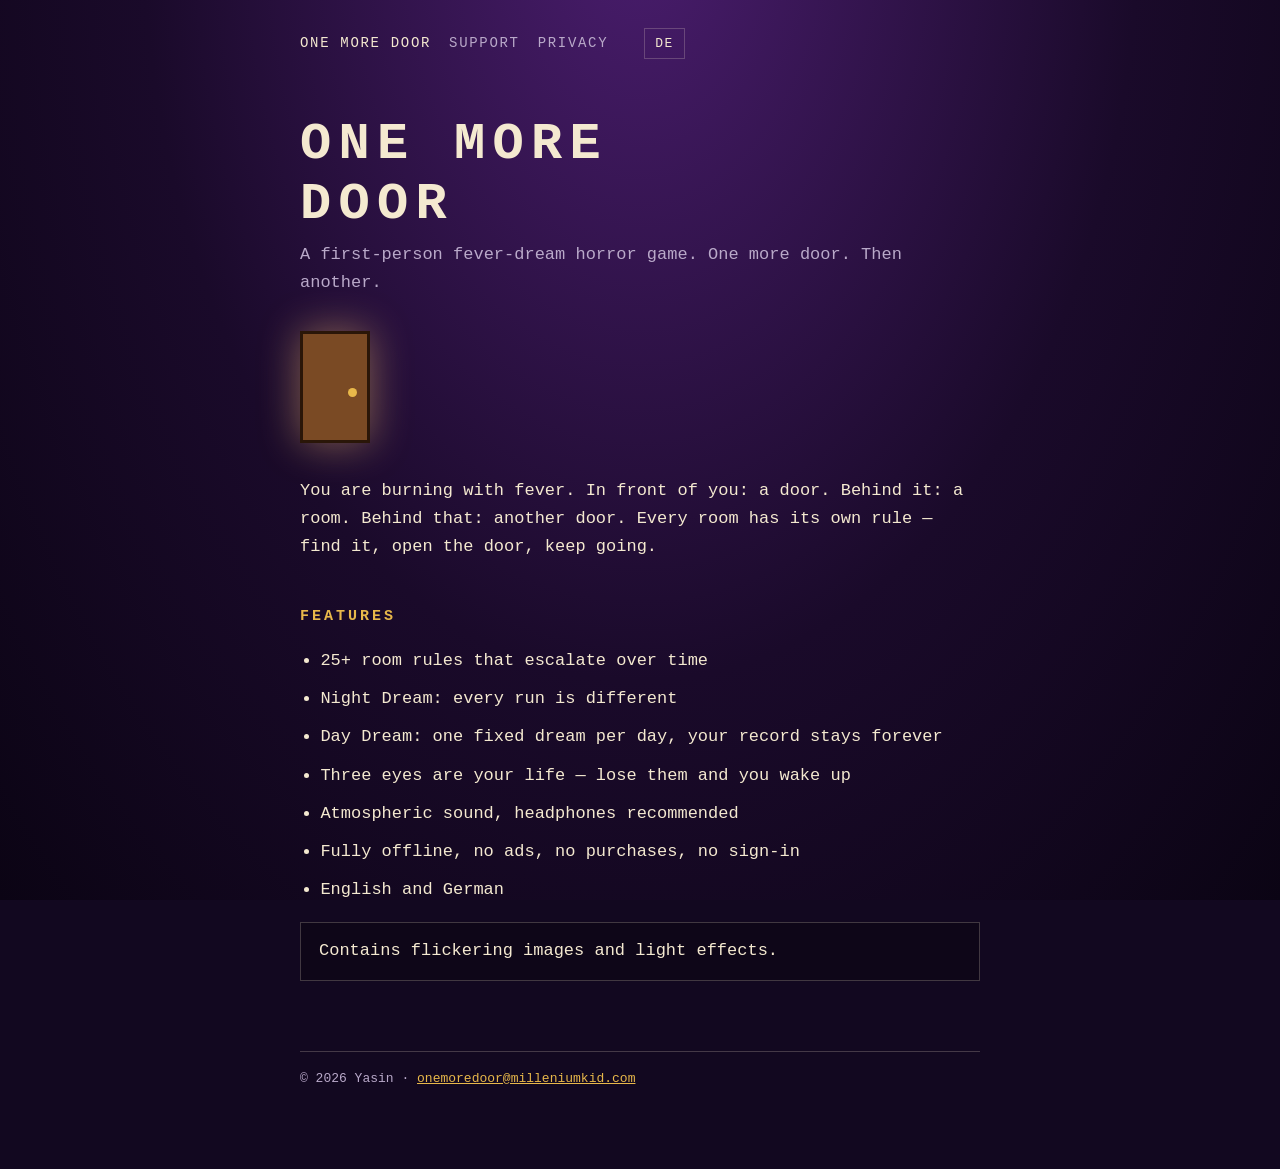
<file: index.html>
<!doctype html>
<html lang="en">
<head>
<meta charset="utf-8">
<meta name="viewport" content="width=device-width,initial-scale=1">
<title>One More Door</title>
<meta name="description" content="One More Door – a first-person fever-dream horror game. Ein Fiebertraum-Horrorspiel.">
<link rel="stylesheet" href="style.css">
</head>
<body><main>
<nav>
  <a href="index.html" class="on">ONE MORE DOOR</a>
  <a href="support.html"><span data-l="de">SUPPORT</span><span data-l="en">SUPPORT</span></a>
  <a href="privacy.html"><span data-l="de">DATENSCHUTZ</span><span data-l="en">PRIVACY</span></a>
  <span></span><button id="lang">DE</button>
</nav>

<h1>ONE MORE<br>DOOR</h1>
<p class="sub"><span data-l="en">A first-person fever-dream horror game. One more door. Then another.</span><span data-l="de">Ein Fiebertraum-Horrorspiel in der Ego-Perspektive. Noch eine Tür. Dann noch eine.</span></p>
<div class="door"></div>
<p data-l="en">You are burning with fever. In front of you: a door. Behind it: a room. Behind that: another door. Every room has its own rule — find it, open the door, keep going.</p>
<p data-l="de">Du liegst im Fieber. Vor dir: eine Tür. Dahinter: ein Raum. Dahinter: noch eine Tür. Jeder Raum hat seine eigene Regel — finde sie, öffne die Tür, geh weiter.</p>
<h2><span data-l="en">FEATURES</span><span data-l="de">DAS SPIEL</span></h2>
<ul data-l="en"><li>25+ room rules that escalate over time</li><li>Night Dream: every run is different</li><li>Day Dream: one fixed dream per day, your record stays forever</li><li>Three eyes are your life — lose them and you wake up</li><li>Atmospheric sound, headphones recommended</li><li>Fully offline, no ads, no purchases, no sign-in</li><li>English and German</li></ul>
<ul data-l="de"><li>Über 25 Raum-Regeln, die sich mit der Zeit steigern</li><li>Nachttraum: jeder Lauf ist anders</li><li>Tagestraum: ein fester Traum pro Tag, dein Rekord bleibt für immer</li><li>Drei Augen sind dein Leben — verlierst du sie, wachst du auf</li><li>Atmosphärischer Ton, Kopfhörer empfohlen</li><li>Komplett offline, keine Werbung, keine Käufe, keine Anmeldung</li><li>Deutsch und Englisch</li></ul>
<div class="box"><span data-l="en">Contains flickering images and light effects.</span><span data-l="de">Enthält flackernde Bilder und Lichteffekte.</span></div>

<footer>© 2026 Yasin · <a href="mailto:onemoredoor@milleniumkid.com">onemoredoor@milleniumkid.com</a></footer>
</main><script src="script.js"></script></body></html>
</file>
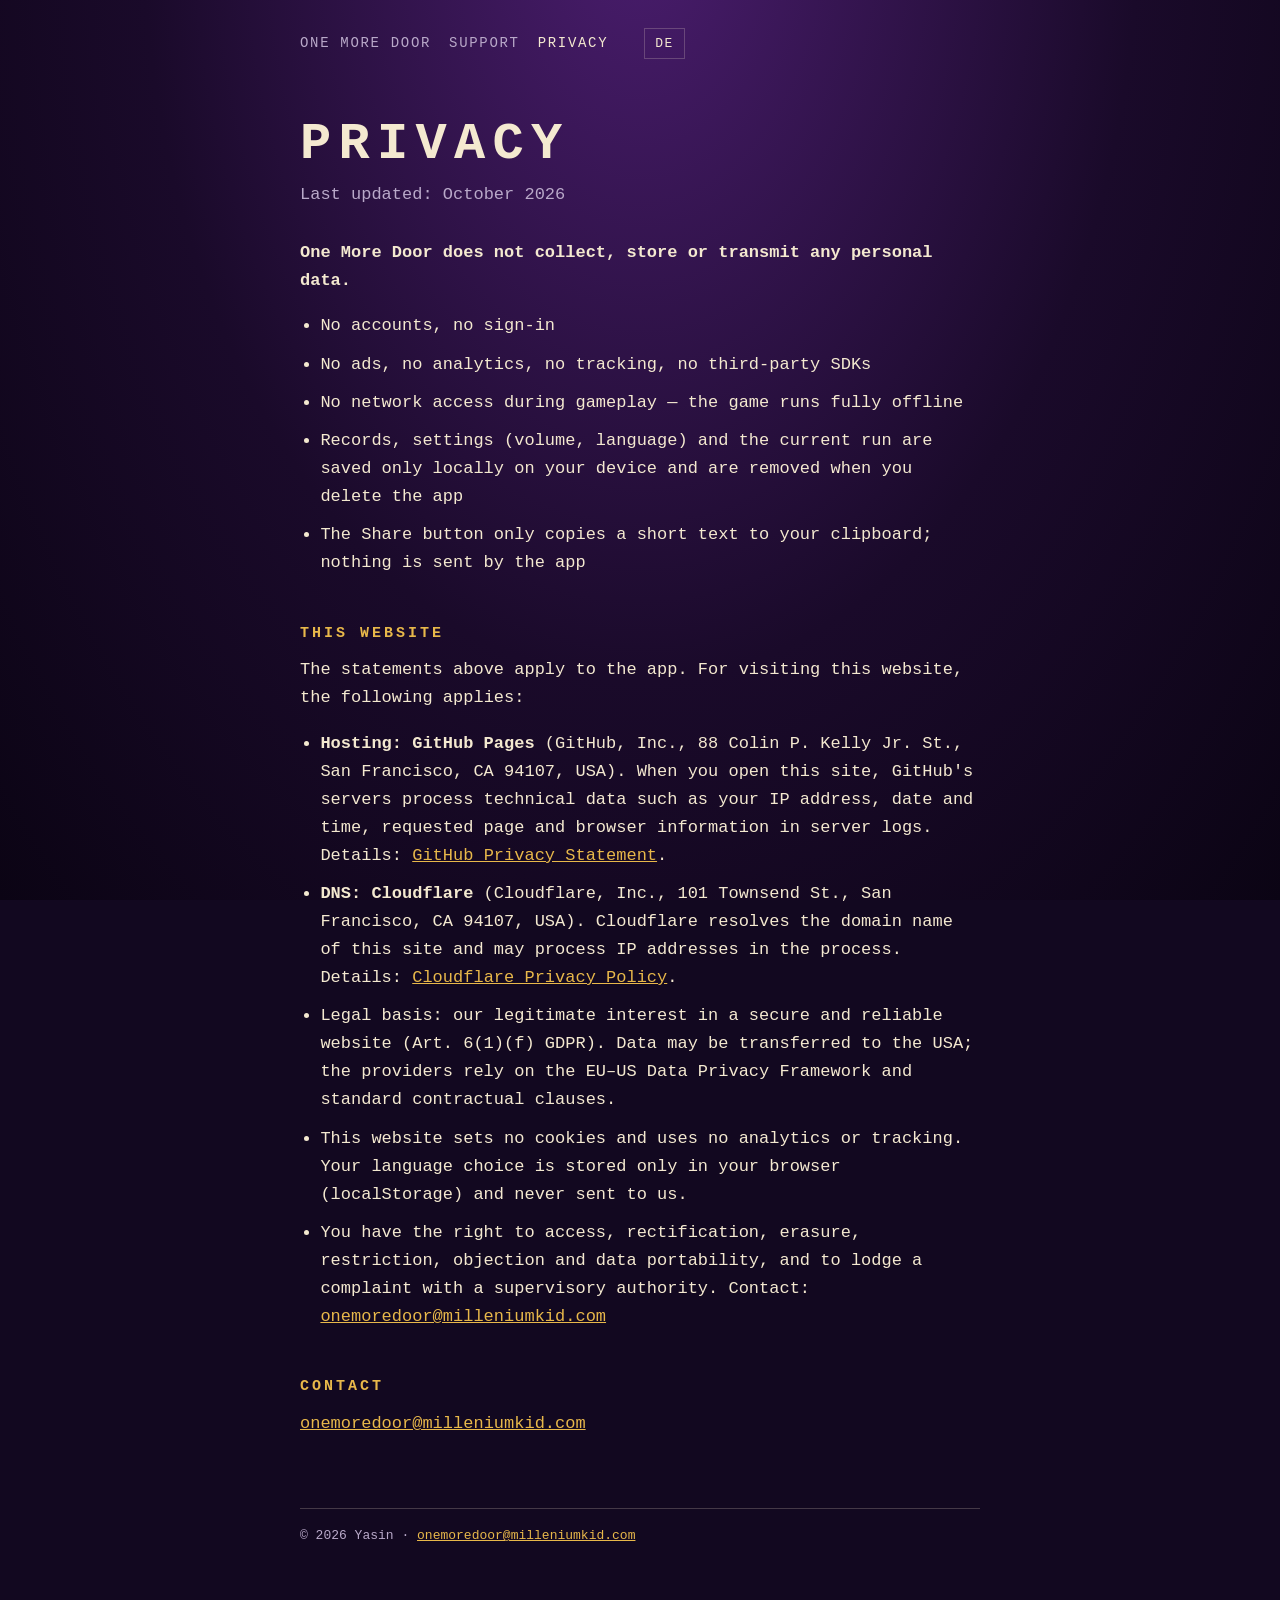
<file: privacy.html>
<!doctype html>
<html lang="en">
<head>
<meta charset="utf-8">
<meta name="viewport" content="width=device-width,initial-scale=1">
<title>One More Door – Privacy</title>
<meta name="description" content="One More Door – a first-person fever-dream horror game. Ein Fiebertraum-Horrorspiel.">
<link rel="stylesheet" href="style.css">
</head>
<body><main>
<nav>
  <a href="index.html">ONE MORE DOOR</a>
  <a href="support.html"><span data-l="de">SUPPORT</span><span data-l="en">SUPPORT</span></a>
  <a href="privacy.html" class="on"><span data-l="de">DATENSCHUTZ</span><span data-l="en">PRIVACY</span></a>
  <span></span><button id="lang">DE</button>
</nav>

<h1><span data-l="en">PRIVACY</span><span data-l="de">DATENSCHUTZ</span></h1>
<p class="sub"><span data-l="en">Last updated: October 2026</span><span data-l="de">Stand: Oktober 2026</span></p>
<p data-l="en"><b>One More Door does not collect, store or transmit any personal data.</b></p>
<p data-l="de"><b>One More Door erhebt, speichert und übermittelt keine personenbezogenen Daten.</b></p>
<ul data-l="en"><li>No accounts, no sign-in</li><li>No ads, no analytics, no tracking, no third-party SDKs</li><li>No network access during gameplay — the game runs fully offline</li><li>Records, settings (volume, language) and the current run are saved only locally on your device and are removed when you delete the app</li><li>The Share button only copies a short text to your clipboard; nothing is sent by the app</li></ul>
<ul data-l="de"><li>Keine Konten, keine Anmeldung</li><li>Keine Werbung, keine Analyse, kein Tracking, keine Drittanbieter-SDKs</li><li>Kein Netzwerkzugriff im Spiel — es läuft komplett offline</li><li>Rekorde, Einstellungen (Lautstärke, Sprache) und der laufende Durchgang liegen nur lokal auf deinem Gerät und werden beim Löschen der App entfernt</li><li>Der Teilen-Knopf kopiert nur einen kurzen Text in die Zwischenablage; die App sendet nichts</li></ul>
<h2><span data-l="en">THIS WEBSITE</span><span data-l="de">DIESE WEBSITE</span></h2>
<p data-l="en">The statements above apply to the app. For visiting this website, the following applies:</p>
<p data-l="de">Die Angaben oben gelten für die App. Für den Besuch dieser Website gilt Folgendes:</p>
<ul data-l="en"><li><b>Hosting: GitHub Pages</b> (GitHub, Inc., 88 Colin P. Kelly Jr. St., San Francisco, CA 94107, USA). When you open this site, GitHub's servers process technical data such as your IP address, date and time, requested page and browser information in server logs. Details: <a href="https://docs.github.com/en/site-policy/privacy-policies/github-general-privacy-statement">GitHub Privacy Statement</a>.</li>
<li><b>DNS: Cloudflare</b> (Cloudflare, Inc., 101 Townsend St., San Francisco, CA 94107, USA). Cloudflare resolves the domain name of this site and may process IP addresses in the process. Details: <a href="https://www.cloudflare.com/privacypolicy/">Cloudflare Privacy Policy</a>.</li>
<li>Legal basis: our legitimate interest in a secure and reliable website (Art. 6(1)(f) GDPR). Data may be transferred to the USA; the providers rely on the EU–US Data Privacy Framework and standard contractual clauses.</li>
<li>This website sets no cookies and uses no analytics or tracking. Your language choice is stored only in your browser (localStorage) and never sent to us.</li>
<li>You have the right to access, rectification, erasure, restriction, objection and data portability, and to lodge a complaint with a supervisory authority. Contact: <a href="mailto:onemoredoor@milleniumkid.com">onemoredoor@milleniumkid.com</a></li></ul>
<ul data-l="de"><li><b>Hosting: GitHub Pages</b> (GitHub, Inc., 88 Colin P. Kelly Jr. St., San Francisco, CA 94107, USA). Beim Aufruf dieser Seite verarbeiten die Server von GitHub technische Daten wie IP-Adresse, Datum und Uhrzeit, aufgerufene Seite und Browserinformationen in Server-Logs. Details: <a href="https://docs.github.com/en/site-policy/privacy-policies/github-general-privacy-statement">Datenschutzerklärung von GitHub</a>.</li>
<li><b>DNS: Cloudflare</b> (Cloudflare, Inc., 101 Townsend St., San Francisco, CA 94107, USA). Cloudflare löst den Domainnamen dieser Seite auf und kann dabei IP-Adressen verarbeiten. Details: <a href="https://www.cloudflare.com/privacypolicy/">Datenschutzerklärung von Cloudflare</a>.</li>
<li>Rechtsgrundlage: unser berechtigtes Interesse an einer sicheren und zuverlässigen Website (Art. 6 Abs. 1 lit. f DSGVO). Daten können in die USA übermittelt werden; die Anbieter stützen sich auf das EU-US Data Privacy Framework und Standardvertragsklauseln.</li>
<li>Diese Website setzt keine Cookies und nutzt keine Analyse- oder Tracking-Dienste. Deine Sprachauswahl wird nur in deinem Browser (localStorage) gespeichert und nicht an uns übertragen.</li>
<li>Du hast das Recht auf Auskunft, Berichtigung, Löschung, Einschränkung, Widerspruch und Datenübertragbarkeit sowie auf Beschwerde bei einer Aufsichtsbehörde. Kontakt: <a href="mailto:onemoredoor@milleniumkid.com">onemoredoor@milleniumkid.com</a></li></ul>
<h2><span data-l="en">CONTACT</span><span data-l="de">KONTAKT</span></h2>
<p><a href="mailto:onemoredoor@milleniumkid.com">onemoredoor@milleniumkid.com</a></p>

<footer>© 2026 Yasin · <a href="mailto:onemoredoor@milleniumkid.com">onemoredoor@milleniumkid.com</a></footer>
</main><script src="script.js"></script></body></html>
</file>
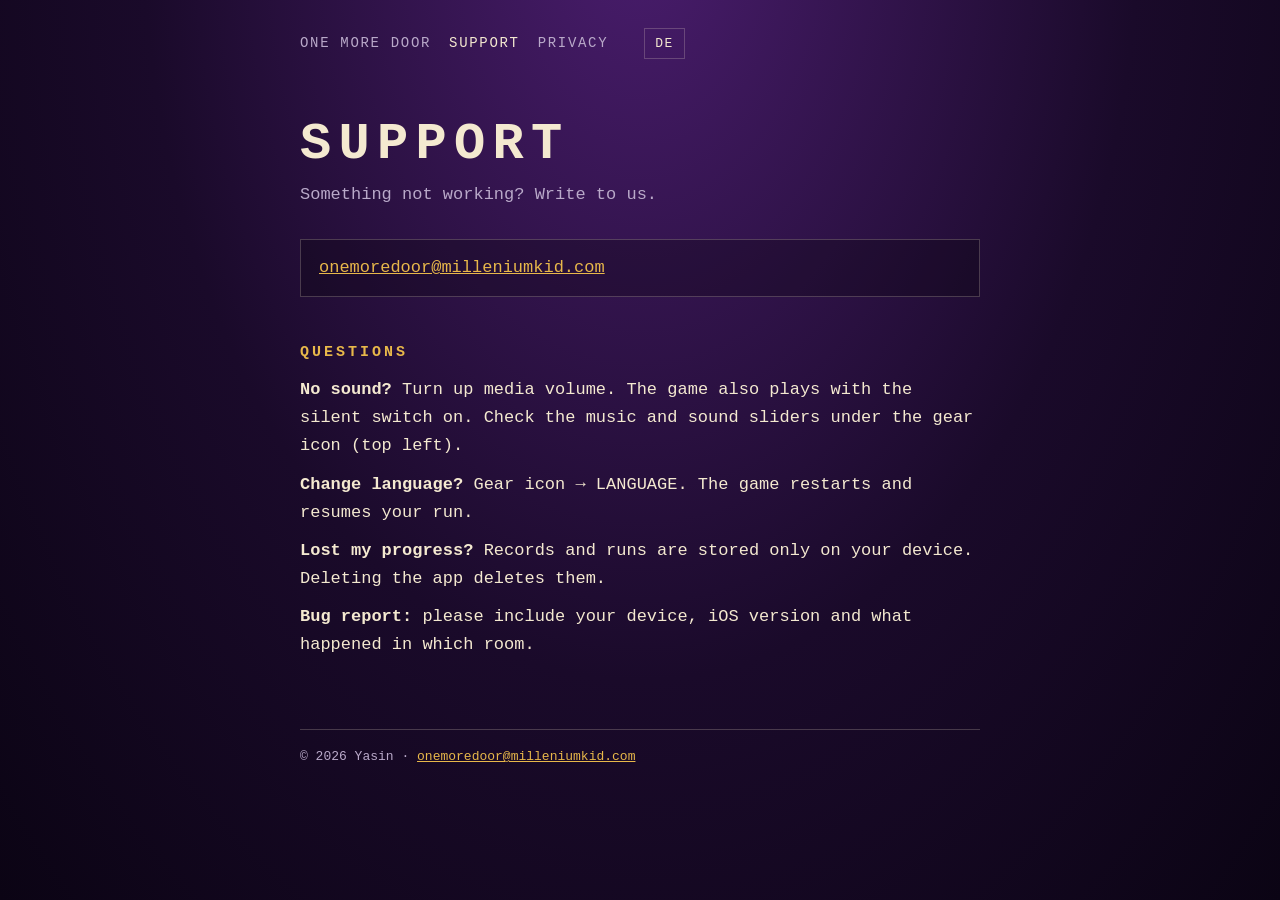
<file: support.html>
<!doctype html>
<html lang="en">
<head>
<meta charset="utf-8">
<meta name="viewport" content="width=device-width,initial-scale=1">
<title>One More Door – Support</title>
<meta name="description" content="One More Door – a first-person fever-dream horror game. Ein Fiebertraum-Horrorspiel.">
<link rel="stylesheet" href="style.css">
</head>
<body><main>
<nav>
  <a href="index.html">ONE MORE DOOR</a>
  <a href="support.html" class="on"><span data-l="de">SUPPORT</span><span data-l="en">SUPPORT</span></a>
  <a href="privacy.html"><span data-l="de">DATENSCHUTZ</span><span data-l="en">PRIVACY</span></a>
  <span></span><button id="lang">DE</button>
</nav>

<h1>SUPPORT</h1>
<p class="sub"><span data-l="en">Something not working? Write to us.</span><span data-l="de">Etwas funktioniert nicht? Schreib uns.</span></p>
<div class="box"><a href="mailto:onemoredoor@milleniumkid.com">onemoredoor@milleniumkid.com</a></div>
<h2><span data-l="en">QUESTIONS</span><span data-l="de">FRAGEN</span></h2>
<p data-l="en"><b>No sound?</b> Turn up media volume. The game also plays with the silent switch on. Check the music and sound sliders under the gear icon (top left).</p>
<p data-l="de"><b>Kein Ton?</b> Medienlautstärke hochdrehen. Das Spiel spielt auch bei aktivem Stumm-Schalter. Prüfe die Regler für Musik und Geräusche unter dem Zahnrad (oben links).</p>
<p data-l="en"><b>Change language?</b> Gear icon → LANGUAGE. The game restarts and resumes your run.</p>
<p data-l="de"><b>Sprache ändern?</b> Zahnrad → SPRACHE. Das Spiel lädt neu und setzt deinen Lauf fort.</p>
<p data-l="en"><b>Lost my progress?</b> Records and runs are stored only on your device. Deleting the app deletes them.</p>
<p data-l="de"><b>Fortschritt weg?</b> Rekorde und Läufe liegen nur auf deinem Gerät. Wird die App gelöscht, sind sie weg.</p>
<p data-l="en"><b>Bug report:</b> please include your device, iOS version and what happened in which room.</p>
<p data-l="de"><b>Fehler melden:</b> bitte Gerät, iOS-Version und was in welchem Raum passiert ist angeben.</p>

<footer>© 2026 Yasin · <a href="mailto:onemoredoor@milleniumkid.com">onemoredoor@milleniumkid.com</a></footer>
</main><script src="script.js"></script></body></html>
</file>
<file: style.css>
:root{--bg:#120820;--fg:#f4e9d0;--mut:#b9a9c9;--acc:#e8b84a;--line:rgba(244,233,208,.22)}
*{box-sizing:border-box}
html{background:var(--bg)}
body{margin:0;min-height:100vh;color:var(--fg);font:17px/1.65 "Courier New",ui-monospace,monospace;
 background:radial-gradient(ellipse at 50% -10%,#4a1d6e 0,#1a0a2a 55%,#0b0414 100%) fixed}
main{max-width:720px;margin:0 auto;padding:28px 20px 80px}
nav{display:flex;gap:18px;flex-wrap:wrap;align-items:center;font-size:14px;letter-spacing:.12em;margin-bottom:56px}
nav a{color:var(--mut);text-decoration:none}nav a:hover,nav a.on{color:var(--fg)}
nav .sp{flex:1}
#lang{background:none;border:1px solid var(--line);color:var(--fg);font:inherit;font-size:13px;letter-spacing:.12em;padding:4px 10px;cursor:pointer}
h1{font-size:clamp(30px,8vw,52px);letter-spacing:.14em;margin:0 0 6px;line-height:1.15}
h2{font-size:15px;letter-spacing:.2em;color:var(--acc);margin:44px 0 10px;font-weight:600}
.sub{color:var(--mut);margin:0 0 30px}
p,li{margin:.6em 0}ul{padding-left:1.2em}
a{color:var(--acc)}
.door{width:70px;height:112px;margin:34px 0;border:3px solid #2a1608;background:#7a4a24;position:relative;box-shadow:0 0 40px rgba(255,200,110,.45)}
.door:after{content:"";position:absolute;right:10px;top:54px;width:9px;height:9px;border-radius:50%;background:var(--acc)}
.box{border:1px solid var(--line);padding:14px 18px;margin:18px 0;background:rgba(0,0,0,.25)}
footer{margin-top:70px;color:var(--mut);font-size:13px;border-top:1px solid var(--line);padding-top:16px}
[data-l]{display:none}html[lang=de] [data-l=de],html[lang=en] [data-l=en]{display:revert}
</file>
